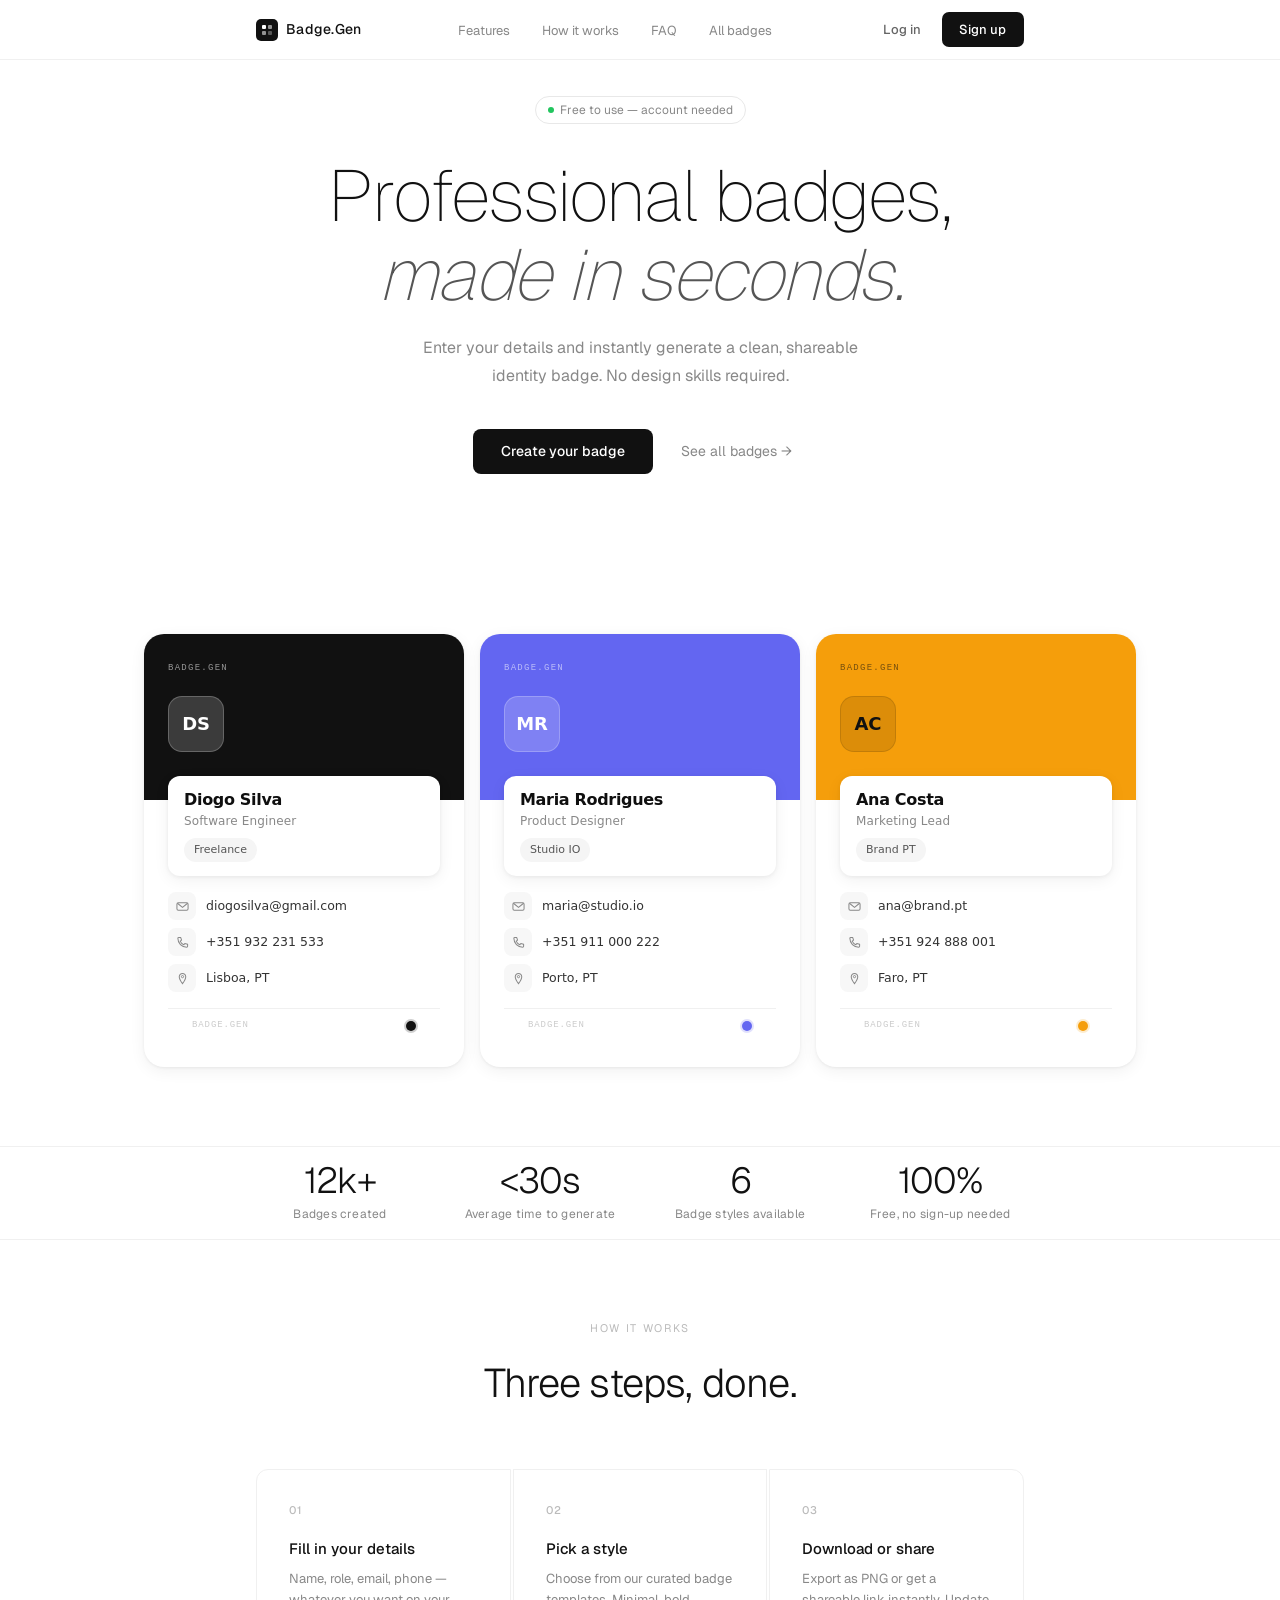
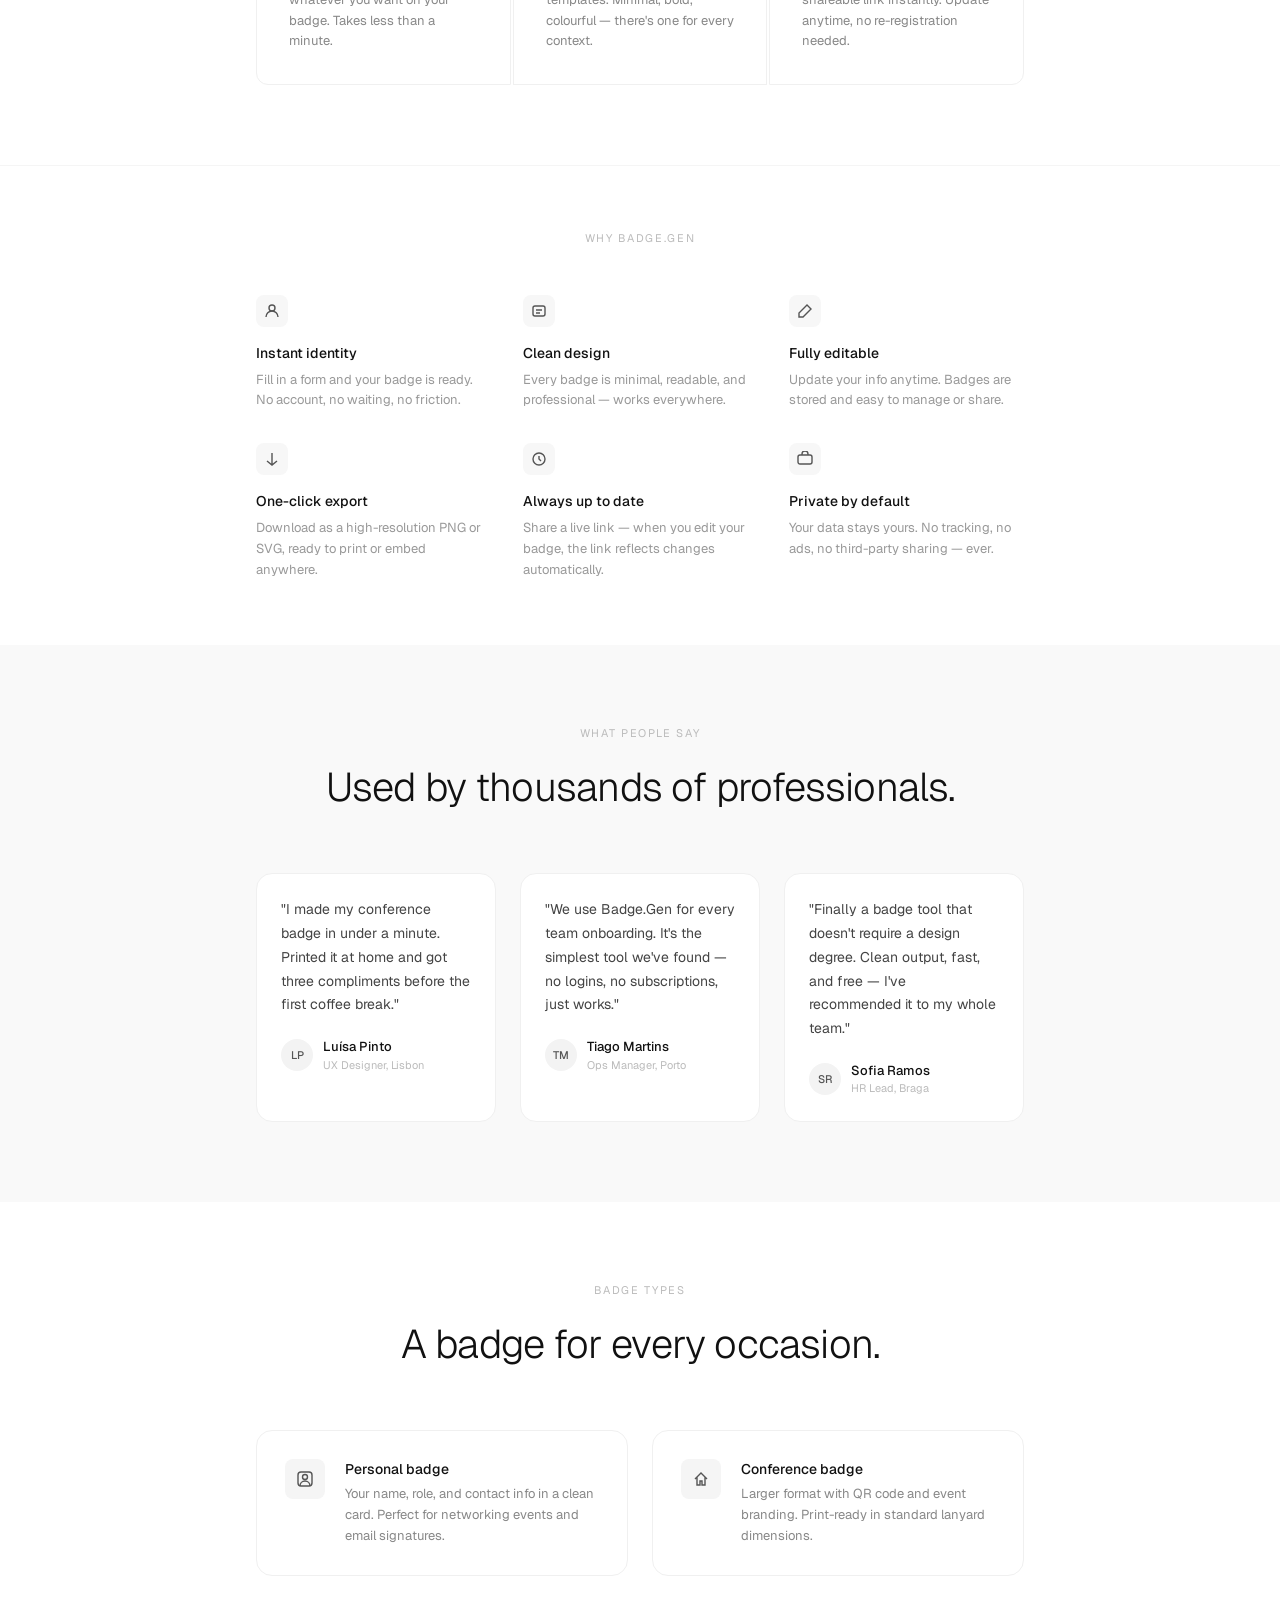
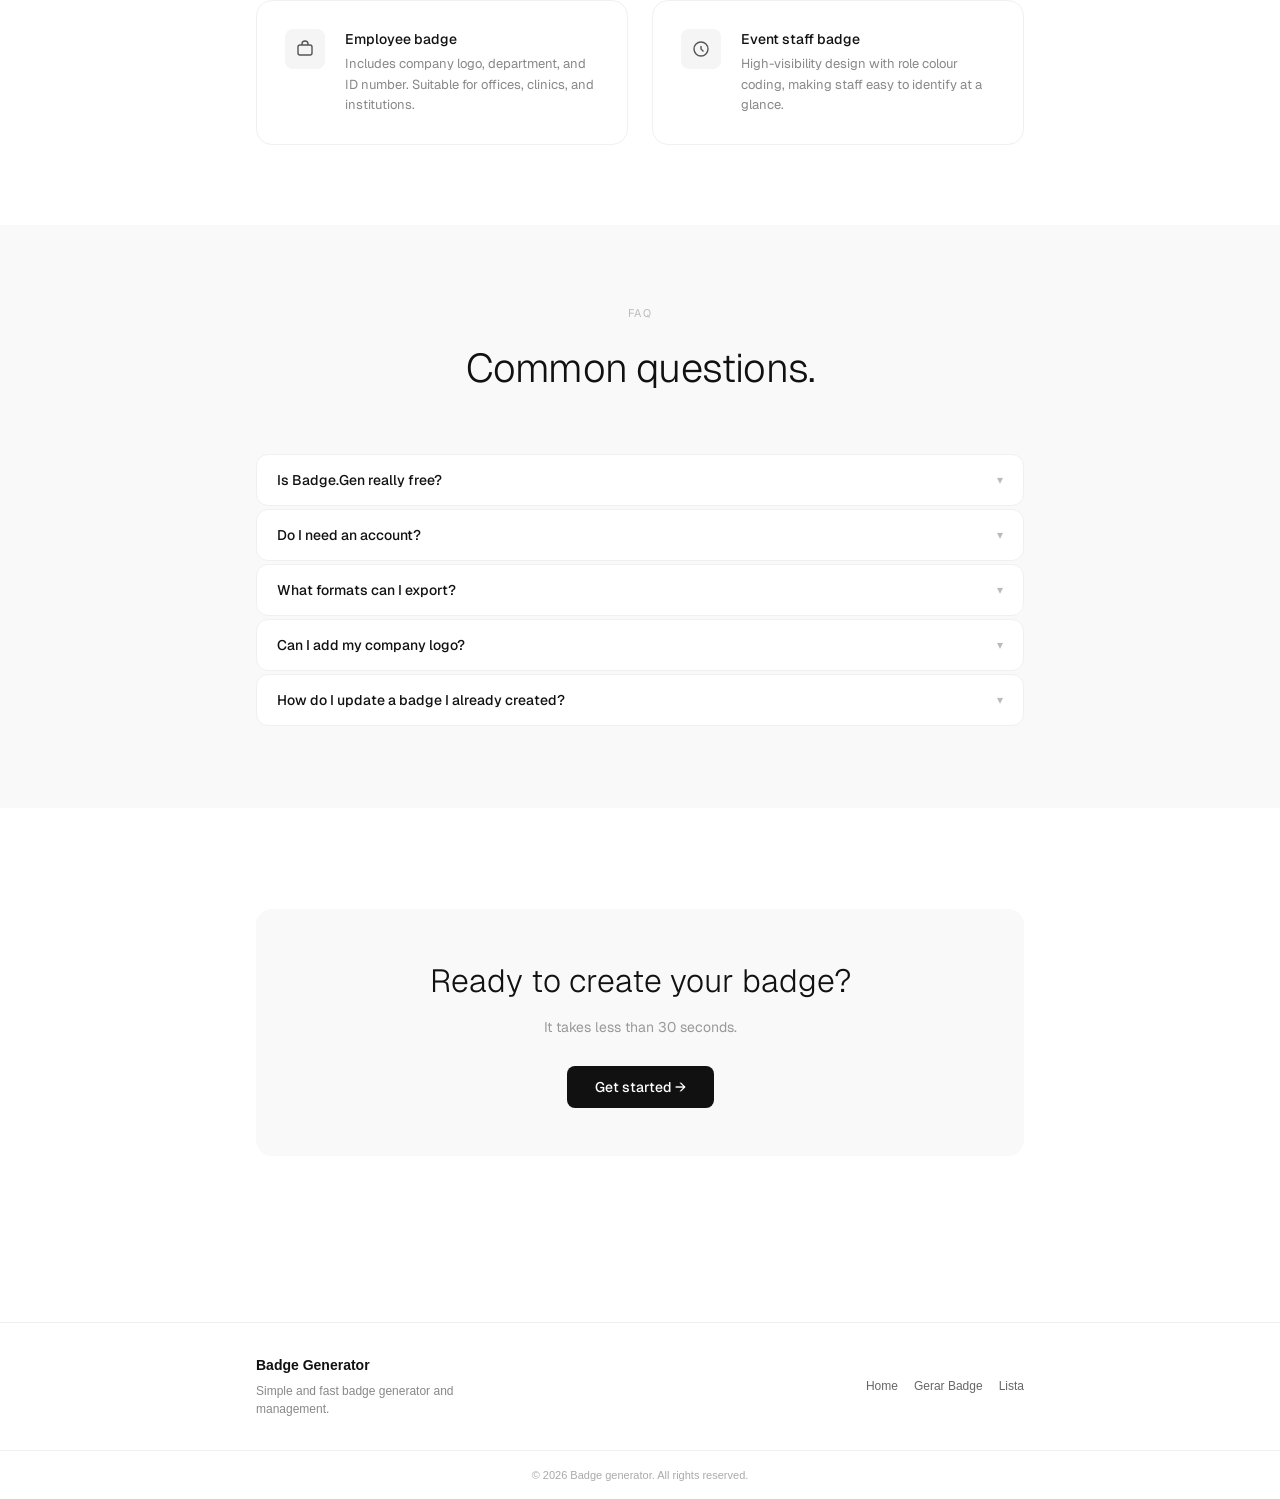
<file: index.html>
<!doctype html>
<html lang="en">
  <head>
    <meta charset="UTF-8" />
    <meta name="viewport" content="width=device-width, initial-scale=1.0" />
    <meta name="theme-color" content="#111111" />
    <title>Badge.Gen — Professional badges in seconds</title>
    <link rel="manifest" href="/manifest.json" />
    <link rel="stylesheet" href="styles/layout.css" />
    <link rel="stylesheet" href="styles/index.css" />
  </head>
  <script type="module" src="scripts/layout.js"></script>

  <body>
    <div class="lp">

      <badge-header
      ></badge-header>


<section class="hero">
  <div class="pill">
    <span class="pill-dot"></span>
    Free to use — account needed
  </div>

  <h1 class="hero-title">
    Professional badges,<br /><em>made in seconds.</em>
  </h1>

  <p class="hero-sub">
    Enter your details and instantly generate a clean, shareable identity badge.
    No design skills required.
  </p>

  <div class="hero-actions">
    <a href="pages/generate-badges.html" class="btn-cta-lg">
      Create your badge
    </a>

    <a href="pages/all-badges.html" class="btn-ghost">
      See all badges →
    </a>
  </div>
</section>


<section class="preview-section">
  <div class="badge-strip" id="badge-strip"></div>
</section>


      <section class="stats-section">
        <div class="stats-grid">
          <div>
            <div class="stat-number">12k+</div>
            <div class="stat-label">Badges created</div>
          </div>
          <div>
            <div class="stat-number">&lt;30s</div>
            <div class="stat-label">Average time to generate</div>
          </div>
          <div>
            <div class="stat-number">6</div>
            <div class="stat-label">Badge styles available</div>
          </div>
          <div>
            <div class="stat-number">100%</div>
            <div class="stat-label">Free, no sign-up needed</div>
          </div>
        </div>
      </section>


      <!-- ── How it works ── -->
      <section id="how-it-works" class="how-section">
        <p class="section-eyebrow">How it works</p>
        <h2 class="section-title">Three steps, done.</h2>

        <div class="steps-grid">
          <div class="step-item">
            <div class="step-num">01</div>
            <div class="step-title">Fill in your details</div>
            <div class="step-desc">
              Name, role, email, phone — whatever you want on your badge. Takes
              less than a minute.
            </div>
          </div>
          <div class="step-item">
            <div class="step-num">02</div>
            <div class="step-title">Pick a style</div>
            <div class="step-desc">
              Choose from our curated badge templates. Minimal, bold, colourful
              — there's one for every context.
            </div>
          </div>
          <div class="step-item">
            <div class="step-num">03</div>
            <div class="step-title">Download or share</div>
            <div class="step-desc">
              Export as PNG or get a shareable link instantly. Update anytime,
              no re-registration needed.
            </div>
          </div>
        </div>
      </section>


      <!-- ── Features ── -->
      <section id="features" class="features">
        <p class="features-label">Why Badge.Gen</p>
        <div class="features-grid">
          <div class="feat-item">
            <div class="feat-icon">
              <svg viewBox="0 0 16 16" fill="none" stroke="currentColor" stroke-width="1.4">
                <circle cx="8" cy="5" r="3" />
                <path d="M2 14c0-3.3 2.7-6 6-6s6 2.7 6 6" />
              </svg>
            </div>
            <div class="feat-title">Instant identity</div>
            <div class="feat-desc">
              Fill in a form and your badge is ready. No account, no waiting, no
              friction.
            </div>
          </div>
          <div class="feat-item">
            <div class="feat-icon">
              <svg viewBox="0 0 16 16" fill="none" stroke="currentColor" stroke-width="1.4">
                <rect x="2" y="3" width="12" height="10" rx="2" />
                <path d="M5 7h6M5 10h4" />
              </svg>
            </div>
            <div class="feat-title">Clean design</div>
            <div class="feat-desc">
              Every badge is minimal, readable, and professional — works
              everywhere.
            </div>
          </div>
          <div class="feat-item">
            <div class="feat-icon">
              <svg viewBox="0 0 16 16" fill="none" stroke="currentColor" stroke-width="1.4">
                <path d="M10 2l4 4-8 8H2v-4L10 2z" />
              </svg>
            </div>
            <div class="feat-title">Fully editable</div>
            <div class="feat-desc">
              Update your info anytime. Badges are stored and easy to manage or
              share.
            </div>
          </div>
          <div class="feat-item">
            <div class="feat-icon">
              <svg viewBox="0 0 16 16" fill="none" stroke="currentColor" stroke-width="1.4">
                <path d="M13 10l-5 4-5-4M8 14V2" />
              </svg>
            </div>
            <div class="feat-title">One-click export</div>
            <div class="feat-desc">
              Download as a high-resolution PNG or SVG, ready to print or embed
              anywhere.
            </div>
          </div>
          <div class="feat-item">
            <div class="feat-icon">
              <svg viewBox="0 0 16 16" fill="none" stroke="currentColor" stroke-width="1.4">
                <path d="M2 8a6 6 0 1 0 12 0A6 6 0 0 0 2 8z" />
                <path d="M8 5v3l2 2" />
              </svg>
            </div>
            <div class="feat-title">Always up to date</div>
            <div class="feat-desc">
              Share a live link — when you edit your badge, the link reflects
              changes automatically.
            </div>
          </div>
          <div class="feat-item">
            <div class="feat-icon">
              <svg viewBox="0 0 16 16" fill="none" stroke="currentColor" stroke-width="1.4">
                <rect x="1" y="4" width="14" height="9" rx="2" />
                <path d="M5 4V3a3 3 0 0 1 6 0v1" />
              </svg>
            </div>
            <div class="feat-title">Private by default</div>
            <div class="feat-desc">
              Your data stays yours. No tracking, no ads, no third-party sharing
              — ever.
            </div>
          </div>
        </div>
      </section>


      <!-- ── Badge types ── -->



      <!-- ── Testimonials ── -->
      <section class="testimonials-section">
        <div class="testimonials-inner">
          <p class="section-eyebrow">What people say</p>
          <h2 class="section-title">Used by thousands of professionals.</h2>

          <div class="testimonials-grid">
            <div class="testimonial-card">
              <p class="testimonial-quote">
                "I made my conference badge in under a minute. Printed it at home
                and got three compliments before the first coffee break."
              </p>
              <div class="testimonial-author">
                <div class="t-avatar">LP</div>
                <div>
                  <div class="t-name">Luísa Pinto</div>
                  <div class="t-role">UX Designer, Lisbon</div>
                </div>
              </div>
            </div>
            <div class="testimonial-card">
              <p class="testimonial-quote">
                "We use Badge.Gen for every team onboarding. It's the simplest
                tool we've found — no logins, no subscriptions, just works."
              </p>
              <div class="testimonial-author">
                <div class="t-avatar">TM</div>
                <div>
                  <div class="t-name">Tiago Martins</div>
                  <div class="t-role">Ops Manager, Porto</div>
                </div>
              </div>
            </div>
            <div class="testimonial-card">
              <p class="testimonial-quote">
                "Finally a badge tool that doesn't require a design degree. Clean
                output, fast, and free — I've recommended it to my whole team."
              </p>
              <div class="testimonial-author">
                <div class="t-avatar">SR</div>
                <div>
                  <div class="t-name">Sofia Ramos</div>
                  <div class="t-role">HR Lead, Braga</div>
                </div>
              </div>
            </div>
          </div>
        </div>
      </section>

      <section class="types-section">
        <p class="section-eyebrow">Badge types</p>
        <h2 class="section-title">A badge for every occasion.</h2>

        <div class="types-grid">
          <div class="type-card">
            <div class="type-icon">
              <svg viewBox="0 0 18 18" fill="none" stroke="currentColor" stroke-width="1.4">
                <rect x="2" y="2" width="14" height="14" rx="3" />
                <circle cx="9" cy="7" r="2.5" />
                <path d="M4 16c0-2.8 2.2-5 5-5s5 2.2 5 5" />
              </svg>
            </div>
            <div>
              <div class="type-title">Personal badge</div>
              <div class="type-desc">
                Your name, role, and contact info in a clean card. Perfect for
                networking events and email signatures.
              </div>
            </div>
          </div>
          <div class="type-card">
            <div class="type-icon">
              <svg viewBox="0 0 18 18" fill="none" stroke="currentColor" stroke-width="1.4">
                <path d="M3 9l6-6 6 6M5 7v8h3v-4h2v4h3V7" />
              </svg>
            </div>
            <div>
              <div class="type-title">Conference badge</div>
              <div class="type-desc">
                Larger format with QR code and event branding. Print-ready in
                standard lanyard dimensions.
              </div>
            </div>
          </div>
          <div class="type-card">
            <div class="type-icon">
              <svg viewBox="0 0 18 18" fill="none" stroke="currentColor" stroke-width="1.4">
                <rect x="2" y="5" width="14" height="10" rx="2" />
                <path d="M6 5V4a3 3 0 0 1 6 0v1" />
              </svg>
            </div>
            <div>
              <div class="type-title">Employee badge</div>
              <div class="type-desc">
                Includes company logo, department, and ID number. Suitable for
                offices, clinics, and institutions.
              </div>
            </div>
          </div>
          <div class="type-card">
            <div class="type-icon">
              <svg viewBox="0 0 18 18" fill="none" stroke="currentColor" stroke-width="1.4">
                <circle cx="9" cy="9" r="7" />
                <path d="M9 6v3l2.5 2.5" />
              </svg>
            </div>
            <div>
              <div class="type-title">Event staff badge</div>
              <div class="type-desc">
                High-visibility design with role colour coding, making staff easy
                to identify at a glance.
              </div>
            </div>
          </div>
        </div>
      </section>
      <!-- ── FAQ ── -->
      <section id="faq" class="faq-section">
        <div class="faq-inner">
          <p class="section-eyebrow">FAQ</p>
          <h2 class="section-title">Common questions.</h2>

          <div class="faq-list">
            <div class="faq-item">
              <button class="faq-question">
                Is Badge.Gen really free?
                <span class="faq-arrow">▾</span>
              </button>
              <div class="faq-answer">
                Yes — completely free, no hidden tiers, no credit card. You can
                create, edit, and download as many badges as you like.
              </div>
            </div>
            <div class="faq-item">
              <button class="faq-question">
                Do I need an account?
                <span class="faq-arrow">▾</span>
              </button>
              <div class="faq-answer">
                No account required to generate a badge. If you want to save and
                edit your badge later via a persistent link, you can optionally
                sign up with your email.
              </div>
            </div>
            <div class="faq-item">
              <button class="faq-question">
                What formats can I export?
                <span class="faq-arrow">▾</span>
              </button>
              <div class="faq-answer">
                PNG (high-resolution, transparent background), SVG (vector,
                infinitely scalable), and PDF (print-ready, A4 and credit-card
                sizes).
              </div>
            </div>
            <div class="faq-item">
              <button class="faq-question">
                Can I add my company logo?
                <span class="faq-arrow">▾</span>
              </button>
              <div class="faq-answer">
                Yes. On the Employee and Conference badge templates you can upload
                a logo (PNG or SVG) and it will be positioned automatically.
              </div>
            </div>
            <div class="faq-item">
              <button class="faq-question">
                How do I update a badge I already created?
                <span class="faq-arrow">▾</span>
              </button>
              <div class="faq-answer">
                If you saved a link when you created the badge, open it and click
                Edit. Any changes are reflected in the shared link immediately.
              </div>
            </div>
          </div>
        </div>
      </section>

      <!-- ── Final CTA ── -->
      <section class="cta-section">
        <div>        <h2>Ready to create your badge?</h2>
        <p>It takes less than 30 seconds.</p>
        <button class="btn-cta-lg">Get started →</button></div>

      </section>

      <!-- ── Footer ── -->
      <badge-footer></badge-footer>

    </div>

    <script>
      if ('serviceWorker' in navigator) {
        navigator.serviceWorker.register('/sw.js');
      }
    </script>
    <script>
      /* FAQ accordion */
      document.querySelectorAll('.faq-question').forEach(btn => {
        btn.addEventListener('click', () => {
          const item = btn.closest('.faq-item');
          const isOpen = item.classList.contains('open');
          document.querySelectorAll('.faq-item').forEach(i => i.classList.remove('open'));
          if (!isOpen) item.classList.add('open');
        });
      });
    </script>
  </body>
</html>
</file>
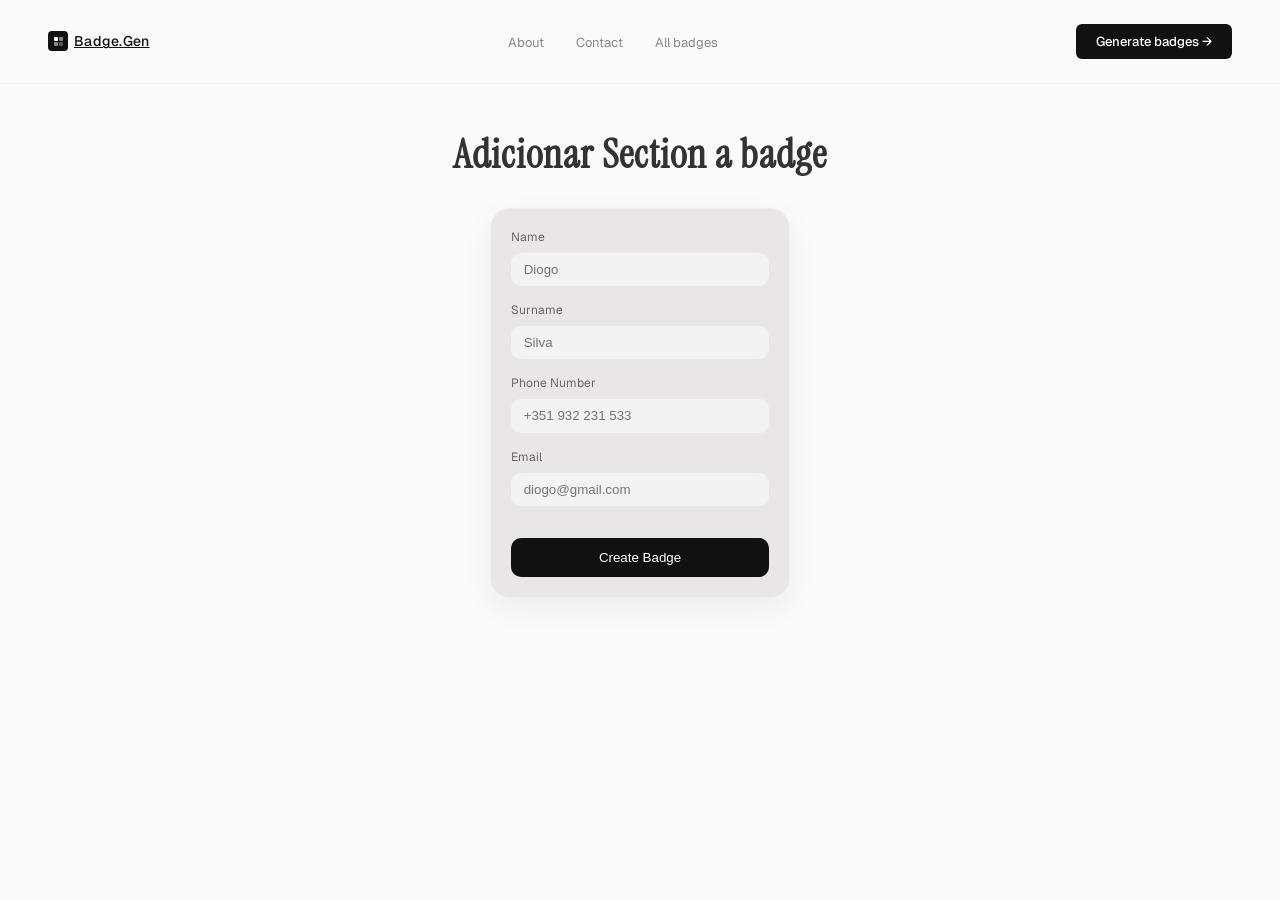
<file: generate-badges.html>
<!doctype html>
<html lang="en">
  <head>
    <meta charset="UTF-8" />
    <meta name="viewport" content="width=device-width, initial-scale=1.0" />
    <title>Generate Badge</title>

    <link rel="stylesheet" href="styles.css" />

    <!-- fonts -->
    <link href="https://fonts.googleapis.com/css2?family=Instrument+Serif:ital@0;1&family=Geist:wght@300;400;500&display=swap" rel="stylesheet">
  </head>

  <body>

    <nav>
      <a class="logo" href="/">
        <div class="logo-mark">
          <svg viewBox="0 0 11 11" fill="none">
            <rect x="1" y="1" width="4" height="4" rx="1" fill="white"/>
            <rect x="6" y="1" width="4" height="4" rx="1" fill="white" opacity="0.5"/>
            <rect x="1" y="6" width="4" height="4" rx="1" fill="white" opacity="0.5"/>
            <rect x="6" y="6" width="4" height="4" rx="1" fill="white" opacity="0.3"/>
          </svg>
        </div>
        Badge.Gen
      </a>

      <ul class="nav-links">
        <li><a href="#">About</a></li>
        <li><a href="#">Contact</a></li>
        <li><a href="#">All badges</a></li>
      </ul>

      <button class="btn-cta" onclick="window.location.href='generate-badges.html'">
        Generate badges →
      </button>
    </nav>

    <div class="page">
      <h1>Adicionar Section a badge</h1>

      <form id="create-badge">
        <div class="input-group">
          <label>Name</label>
          <input id="name" class="input" type="text" placeholder="Diogo" />
        </div>

        <div class="input-group">
          <label>Surname</label>
          <input id="surname" class="input" type="text" placeholder="Silva" />
        </div>

        <div class="input-group">
          <label>Phone Number</label>
          <input id="phone" class="input" type="text" placeholder="+351 932 231 533" />
        </div>

        <div class="input-group">
          <label>Email</label>
          <input id="email" class="input" type="text" placeholder="diogo@gmail.com" />
        </div>

        <button type="submit" class="cssbuttons-io-button">
          Create Badge
        </button>
      </form>
    </div>

    <script src="generate-badges.js"></script>
  </body>
</html>
</file>
<file: styles/layout.css>
@import url('https://fonts.googleapis.com/css2?family=Instrument+Serif:ital@0;1&family=Geist:wght@300;400;500&display=swap');

*, *::before, *::after {
  box-sizing: border-box;
  margin: 0;
  padding: 0;
  scroll-behavior: smooth;
}

:root {
  --font-sans: 'Geist', sans-serif;
  --font-serif: 'Instrument Serif', serif;

  --color-bg: #fafafa;
  --color-surface: #fff;
  --color-border: #f0f0f0;
  --color-border-md: #e0e0e0;

  --color-ink: #111;
  --color-ink-muted: #888;
  --color-ink-faint: #bbb;

  --color-accent: #111;
  --color-accent-fg: #fff;

  --radius-sm: 6px;
  --radius-md: 8px;
  --radius-lg: 12px;
  --radius-xl: 16px;
  --radius-pill: 99px;

  --padding-lateral: clamp(1.25rem, 20vw, 20vw);

  --transition-fast: 0.15s ease;
}

html {
  font-size: 16px;
  -webkit-font-smoothing: antialiased;
  -moz-osx-font-smoothing: grayscale;
}

body {
  font-family: var(--font-sans);
  background: var(--color-bg);
  color: var(--color-ink);
  line-height: 1.5;
}

a {
  color: inherit;
  text-decoration: none;
}

img, svg {
  display: block;
  max-width: 100%;
}

button {
  font-family: var(--font-sans);
  cursor: pointer;
  border: none;
  background: none;
}

ul, ol {
  list-style: none;
}

/* ── Shared button primitives ── */

.btn-cta {
  font-size: 13px;
  font-weight: 500;
  background: var(--color-accent);
  color: var(--color-accent-fg);
  padding: 0.55rem 1.25rem;
  border-radius: var(--radius-sm);
  transition: opacity var(--transition-fast);
}
.btn-cta:hover { opacity: 0.8; }

.btn-cta-lg {
  font-size: 14px;
  font-weight: 500;
  background: var(--color-accent);
  color: var(--color-accent-fg);
  padding: 0.75rem 1.75rem;
  border-radius: var(--radius-md);
  transition: opacity var(--transition-fast);
}
.btn-cta-lg:hover { opacity: 0.8; }

.btn-outline {
  font-size: 13px;
  font-weight: 500;
  background: var(--color-surface);
  color: var(--color-ink);
  border: 1px solid var(--color-border-md);
  padding: 0.55rem 1.25rem;
  border-radius: var(--radius-sm);
  transition: border-color var(--transition-fast);
}
.btn-outline:hover { border-color: #bbb; }

.btn-ghost {
  font-size: 14px;
  color: var(--color-ink-muted);
  padding: 0.75rem 1rem;
  transition: color var(--transition-fast);
}
.btn-ghost:hover { color: var(--color-ink); }

/* ── Form inputs ── */

.input {
  border: 2px solid transparent;
  width: 100%;
  height: 2.5em;
  padding-left: 0.8em;
  outline: none;
  background-color: #f3f3f3;
  border-radius: var(--radius-md);
  font-family: var(--font-sans);
  font-size: 14px;
  transition: all 0.5s;
}
.input:hover,
.input:focus {
  border: 2px solid #4a9dec;
  box-shadow: 0 0 0 7px rgb(74 157 236 / 20%);
  background-color: white;
}

.input-group {
  display: flex;
  flex-direction: column;
  gap: 0.5em;
}
.input-group label {
  font-size: 12px;
  color: #666;
}


.swal-toast-custom {
  font-family: 'Geist', system-ui, sans-serif !important;
  font-size: 13px !important;
  border-radius: 10px !important;
  box-shadow: 0 4px 20px rgba(0,0,0,.08) !important;
}

.swal-cancel-custom {
  color: #111 !important;
}

@media (max-width: 768px) {
  :root { --padding-lateral: 1.25rem; }
}
</file>
<file: styles/index.css>
/* ================================================================
   layout.css — Landing page styles only
   Depends on: global.css (imported by the page or a shared bundle)
   ================================================================ */

/* ── Page wrapper ── */

.lp {
  background: var(--color-surface);
  color: var(--color-ink);
}

/* ── Nav ── */

nav {
  display: flex;
  align-items: center;
  justify-content: space-between;
  padding: 1.5rem 3rem;
  border-bottom: 1px solid var(--color-border);
}

.logo {
  font-size: 14px;
  font-weight: 500;
  letter-spacing: 0.02em;
  color: var(--color-ink);
  display: flex;
  align-items: center;
  gap: 6px;
}

.logo-mark {
  width: 20px;
  height: 20px;
  background: var(--color-ink);
  border-radius: 4px;
  display: inline-flex;
  align-items: center;
  justify-content: center;
}
.logo-mark svg { width: 11px; height: 11px; }

.nav-links {
  display: flex;
  align-items: center;
  gap: 2rem;
}
.nav-links a {
  font-size: 13px;
  color: var(--color-ink-muted);
  transition: color var(--transition-fast);
}
.nav-links a:hover { color: var(--color-ink); }

/* ── Hero ── */

.hero {
  padding: 6rem 3rem 5rem;
  max-width: 960px;
  margin: 0 auto;
  text-align: center;
}

.pill {
  display: inline-flex;
  align-items: center;
  gap: 6px;
  border: 1px solid #e8e8e8;
  border-radius: var(--radius-pill);
  padding: 4px 12px;
  font-size: 12px;
  color: var(--color-ink-muted);
  margin-bottom: 2rem;
}
.pill-dot {
  width: 6px;
  height: 6px;
  border-radius: 50%;
  background: #22c55e;
  flex-shrink: 0;
}

.hero-title {
  font-size: clamp(3rem, 6vw, 4.5rem);
  font-weight: 100;
  line-height: 1.1;
  letter-spacing: -0.02em;
  color: var(--color-ink);
  margin-bottom: 1.25rem;
}
.hero-title em {
  font-style: italic;
  color: #555;
}

.hero-sub {
  font-size: 16px;
  color: var(--color-ink-muted);
  line-height: 1.7;
  max-width: 480px;
  margin: 0 auto 2.5rem;
}

.hero-actions {
  display: flex;
  align-items: center;
  justify-content: center;
  gap: 12px;
}

/* layout.css — badge-strip */
.preview-section{
    display: flex;
    justify-content: space-between  ;
    padding: 5rem var(--padding-lateral);
    margin: 0 auto;
}


.badge-strip {
  display: flex;
  gap: 16px;
  justify-content: center;
  width: 100%;
}

.badge-strip badge-item {
  width: 320px;
  flex-shrink: 0;
}

@media (max-width: 640px) {
  .badge-strip badge-item { width: 250px; }
}



.stats-section {
  border-top: 1px solid var(--color-border);
  border-bottom: 1px solid var(--color-border);
  padding: 1rem var(--padding-lateral);
}

.stats-grid {
  display: grid;
  grid-template-columns: repeat(4, minmax(0, 1fr));
  margin: 0 auto;
  gap: 2rem;
  width: 100%;
  text-align: center;
}

.stat-number {
  font-size: 2.25rem;
  font-weight: 300;
  color: var(--color-ink);
  letter-spacing: -0.03em;
  line-height: 1;
  margin-bottom: 6px;
}
.stat-label {
  font-size: 12px;
  color: var(--color-ink-muted);
  letter-spacing: 0.02em;
}


.how-section {
  padding: 5rem var(--padding-lateral);
  margin: 0 auto;
}

.section-eyebrow {
  font-size: 11px;
  letter-spacing: 0.15em;
  text-transform: uppercase;
  color: var(--color-ink-faint);
  margin-bottom: 1rem;
  text-align: center;
}
.section-title {
  font-size: clamp(1.75rem, 4vw, 2.5rem);
  font-weight: 300;
  letter-spacing: -0.02em;
  color: var(--color-ink);
  text-align: center;
  margin-bottom: 3.5rem;
}

.steps-grid {
  display: grid;
  grid-template-columns: repeat(3, minmax(0, 1fr));
  gap: 2px;
}

.step-item {
  padding: 2rem;
  border: 1px solid var(--color-border);
  position: relative;
}
.step-item:first-child { border-radius: var(--radius-lg) 0 0 var(--radius-lg); }
.step-item:last-child  { border-radius: 0 var(--radius-lg) var(--radius-lg) 0; }

.step-num {
  font-size: 11px;
  font-weight: 500;
  color: var(--color-ink-faint);
  letter-spacing: 0.1em;
  margin-bottom: 1.25rem;
}
.step-title {
  font-size: 15px;
  font-weight: 500;
  color: var(--color-ink);
  margin-bottom: 8px;
}
.step-desc {
  font-size: 13px;
  color: var(--color-ink-muted);
  line-height: 1.6;
}


.features {
  padding: 4rem var(--padding-lateral);
  margin: 0 auto;
  border-top: 1px solid #f5f5f5;
}

.features-label {
  font-size: 11px;
  letter-spacing: 0.15em;
  text-transform: uppercase;
  color: var(--color-ink-faint);
  margin-bottom: 3rem;
  text-align: center;
}

.features-grid {
  display: grid;
  grid-template-columns: repeat(3, minmax(0, 1fr));
  gap: 2rem;
}

.feat-icon {
  width: 32px;
  height: 32px;
  background: #f7f7f7;
  border-radius: var(--radius-md);
  display: flex;
  align-items: center;
  justify-content: center;
  margin-bottom: 1rem;
}
.feat-icon svg { width: 16px; height: 16px; color: #555; }

.feat-title {
  font-size: 14px;
  font-weight: 500;
  color: var(--color-ink);
  margin-bottom: 6px;
}
.feat-desc {
  font-size: 13px;
  color: #999;
  line-height: 1.6;
}

/* ── Testimonials ── */

.testimonials-section {
  background: #f9f9f9;
  padding: 5rem var(--padding-lateral);
}

.testimonials-inner {
  margin: 0 auto;
}

.testimonials-grid {
  display: grid;
  grid-template-columns: repeat(3, minmax(0, 1fr));
  gap: 1.5rem;
  margin-top: 3.5rem;
}

.testimonial-card {
  background: var(--color-surface);
  border: 1px solid var(--color-border);
  border-radius: var(--radius-xl);
  padding: 1.5rem;
}
.testimonial-quote {
  font-size: 14px;
  color: #444;
  line-height: 1.7;
  margin-bottom: 1.25rem;
}
.testimonial-author {
  display: flex;
  align-items: center;
  gap: 10px;
}
.t-avatar {
  width: 32px;
  height: 32px;
  border-radius: 50%;
  background: #f3f3f3;
  display: flex;
  align-items: center;
  justify-content: center;
  font-size: 11px;
  font-weight: 500;
  color: #555;
  flex-shrink: 0;
}
.t-name {
  font-size: 13px;
  font-weight: 500;
  color: var(--color-ink);
}
.t-role {
  font-size: 11px;
  color: var(--color-ink-faint);
}

/* ── Badge types showcase ── */

.types-section {
  padding: 5rem var(--padding-lateral);
  margin: 0 auto;
}

.types-grid {
  display: grid;
  grid-template-columns: repeat(2, minmax(0, 1fr));
  gap: 1.5rem;
  margin-top: 3rem;
}

.type-card {
  border: 1px solid var(--color-border);
  border-radius: var(--radius-xl);
  padding: 1.75rem;
  display: flex;
  gap: 1.25rem;
  align-items: flex-start;
  transition: border-color 0.2s;
}
.type-card:hover { border-color: #ccc; }

.type-icon {
  width: 40px;
  height: 40px;
  border-radius: var(--radius-md);
  background: #f5f5f5;
  display: flex;
  align-items: center;
  justify-content: center;
  flex-shrink: 0;
}
.type-icon svg { width: 18px; height: 18px; color: #555; }

.type-title {
  font-size: 14px;
  font-weight: 500;
  color: var(--color-ink);
  margin-bottom: 4px;
}
.type-desc {
  font-size: 13px;
  color: var(--color-ink-muted);
  line-height: 1.6;
}

/* ── FAQ ── */

.faq-section {
  padding: 5rem var( --padding-lateral);
  background: #f9f9f9;
}

.faq-inner {
  margin: 0 auto;
}

.faq-list {
  margin-top: 3rem;
  display: flex;
  flex-direction: column;
  gap: 1px;
  width: 100%;
}

.faq-item {
  background: var(--color-surface);
  border: 1px solid var(--color-border);
  border-radius: var(--radius-lg);
  overflow: hidden;
  margin-bottom: 2px;
}
.faq-question {
  width: 100%;
  text-align: left;
  padding: 1rem 1.25rem;
  font-size: 14px;
  font-weight: 500;
  color: var(--color-ink);
  display: flex;
  justify-content: space-between;
  align-items: center;
  gap: 1rem;
  cursor: pointer;
  background: none;
  border: none;
  font-family: var(--font-sans);
  transition: color var(--transition-fast);
}
.faq-question:hover { color: #444; }

.faq-arrow {
  font-size: 12px;
  color: var(--color-ink-faint);
  transition: transform 0.2s;
  flex-shrink: 0;
}
.faq-item.open .faq-arrow { transform: rotate(180deg); }

.faq-answer {
  display: none;
  padding: 0 1.25rem 1rem;
  font-size: 13px;
  color: var(--color-ink-muted);
  line-height: 1.7;
}
.faq-item.open .faq-answer { display: block; }

/* ── Final CTA ── */

.cta-section {
  height: 50vh;
  display: flex;
  width: 100%;
  padding:4rem var(--padding-lateral);
align-items: center;
justify-content: center;
  
  
}
.cta-section div {
  width: 100%;
  padding: 3rem 0;
  border-radius: var(--radius-xl);
  text-align: center;
  background: #f9f9f9;
}
.cta-section h2 {
  font-size: 2rem;
  font-weight: 300;
  color: var(--color-ink);
  margin-bottom: 0.75rem;
}
.cta-section p {
  font-size: 14px;
  color: #999;
  margin-bottom: 1.75rem;
}

@media (max-width: 768px) {
  .hero { padding: 3.5rem 1.25rem 2rem; }
  .hero-title { font-size: 2.25rem; }
  .hero-sub { font-size: 14px; margin-bottom: 1.75rem; }

  .hero-actions {
    flex-direction: column;
    align-items: center;
    gap: 8px;
  }

  .preview-section {
    overflow-x: auto;
    padding: 3rem 1.25rem;
    -webkit-overflow-scrolling: touch;
    scrollbar-width: none;
  }
  .preview-section::-webkit-scrollbar { display: none; }
  .badge-strip { justify-content: center; }
  .badge-strip badge-item:nth-child(n+2) { display: none; }

  .stats-grid { grid-template-columns: repeat(2, 1fr); gap: 1.5rem; }

  .steps-grid { grid-template-columns: 1fr; gap: 0; }
  .step-item { border-radius: 0 !important; }
  .step-item:first-child { border-radius: var(--radius-lg) var(--radius-lg) 0 0 !important; }
  .step-item:last-child  { border-radius: 0 0 var(--radius-lg) var(--radius-lg) !important; }

  .features-grid { grid-template-columns: 1fr 1fr; gap: 1rem; }

  .testimonials-grid { grid-template-columns: 1fr; }

  .types-grid { grid-template-columns: 1fr; }

  .cta-section { height: auto; padding: 2rem var(--padding-lateral); }
}
</file>
<file: styles.css>
@import url('https://fonts.googleapis.com/css2?family=Instrument+Serif:ital@0;1&family=Geist:wght@300;400;500&display=swap');

  * { box-sizing: border-box; margin: 0; padding: 0; }
body {
  font-family: 'Geist', sans-serif;
  background: #fafafa;
  color: #111;
}

/* layout */
.page {
  max-width: 1100px;
  margin: 0 auto;
  padding: 3rem 1.5rem;
}

/* título */
.page h1 {
  text-align: center;
  margin-bottom: 2rem;
  font-size: 2.5rem;
}

/* form */
#create-badge {
  margin: 0 auto;
  max-width: 420px;
  padding: 2rem;
  background: #fff;
  border: 1px solid #eee;
  border-radius: 16px;
  box-shadow: 0 10px 30px rgba(0,0,0,0.05);
}

/* inputs */
.input-group label {
  font-size: 12px;
  color: #666;
}

#create-badge {
  display: flex;
  flex-direction: column;
  gap: 1em;
}

/* botão */
.cssbuttons-io-button {
  margin-top: 1rem;
  background: #111;
  color: white;
  border: none;
  padding: 0.75rem;
  border-radius: 10px;
  cursor: pointer;
}

.cssbuttons-io-button:hover {
  opacity: 0.85;
}
  .lp {
    background: #fff;
    color: #111;
    font-family: 'Geist', sans-serif;
    font-weight: 400;
  }

  nav {
    display: flex;
    align-items: center;
    justify-content: space-between;
    padding: 1.5rem 3rem;
    border-bottom: 1px solid #f0f0f0;
  }

  .logo {
    font-family: 'Geist', sans-serif;
    font-size: 14px;
    font-weight: 500;
    letter-spacing: 0.02em;
    color: #111;
    display: flex;
    align-items: center;
    gap: 6px;
  }

  .logo-mark {
    width: 20px;
    height: 20px;
    background: #111;
    border-radius: 4px;
    display: inline-flex;
    align-items: center;
    justify-content: center;
  }

  .logo-mark svg { width: 11px; height: 11px; }

  .nav-links {
    display: flex;
    align-items: center;
    gap: 2rem;
    list-style: none;
  }

  .nav-links a {
    font-size: 13px;
    color: #888;
    text-decoration: none;
    transition: color 0.15s;
  }

  .nav-links a:hover { color: #111; }

  .btn-cta {
    font-family: 'Geist', sans-serif;
    font-size: 13px;
    font-weight: 500;
    background: #111;
    color: #fff;
    border: none;
    padding: 0.55rem 1.25rem;
    border-radius: 6px;
    cursor: pointer;
    transition: opacity 0.15s;
  }

  .btn-cta:hover { opacity: 0.8; }

  .btn-outline {
    font-family: 'Geist', sans-serif;
    font-size: 13px;
    font-weight: 500;
    background: #fff;
    color: #111;
    border: 1px solid #e0e0e0;
    padding: 0.55rem 1.25rem;
    border-radius: 6px;
    cursor: pointer;
    transition: border-color 0.15s;
  }

  .btn-outline:hover { border-color: #bbb; }

  .hero {
    padding: 6rem 3rem 5rem;
    max-width: 960px;
    margin: 0 auto;
    text-align: center;
  }

  .pill {
    display: inline-flex;
    align-items: center;
    gap: 6px;
    border: 1px solid #e8e8e8;
    border-radius: 99px;
    padding: 4px 12px;
    font-size: 12px;
    color: #666;
    margin-bottom: 2rem;
  }

  .pill-dot {
    width: 6px;
    height: 6px;
    border-radius: 50%;
    background: #22c55e;
    flex-shrink: 0;
  }

  h1 {
    font-family: 'Instrument Serif', serif;
    font-size: clamp(3rem, 6vw, 4.5rem);
    font-weight: 400;
    line-height: 1.1;
    letter-spacing: -0.02em;
    color: #111;
    margin-bottom: 1.25rem;
  }

  h1 em {
    font-style: italic;
    color: #555;
  }

  .hero-sub {
    font-size: 16px;
    color: #888;
    line-height: 1.7;
    max-width: 480px;
    margin: 0 auto 2.5rem;
  }

  .hero-actions {
    display: flex;
    align-items: center;
    justify-content: center;
    gap: 12px;
  }

  .btn-cta-lg {
    font-family: 'Geist', sans-serif;
    font-size: 14px;
    font-weight: 500;
    background: #111;
    color: #fff;
    border: none;
    padding: 0.75rem 1.75rem;
    border-radius: 8px;
    cursor: pointer;
    transition: opacity 0.15s;
  }

  .btn-cta-lg:hover { opacity: 0.8; }

  .btn-ghost {
    font-family: 'Geist', sans-serif;
    font-size: 14px;
    color: #888;
    background: none;
    border: none;
    cursor: pointer;
    padding: 0.75rem 1rem;
    transition: color 0.15s;
  }

  .btn-ghost:hover { color: #111; }

  .preview-section {
    padding: 0 3rem 5rem;
    max-width: 960px;
    margin: 0 auto;
  }

  .badge-strip {
    display: flex;
    gap: 16px;
    justify-content: center;
    flex-wrap: wrap;
  }

  .badge-card {
    width: 200px;
    border: 1px solid #f0f0f0;
    border-radius: 12px;
    padding: 1.25rem;
    background: #fff;
    position: relative;
    overflow: hidden;
    transition: border-color 0.2s;
  }

  .badge-card:hover { border-color: #ddd; }

  .badge-card::after {
    content: '';
    position: absolute;
    top: 0; left: 0; right: 0;
    height: 2px;
  }

  .badge-card.c1::after { background: #111; }
  .badge-card.c2::after { background: #6366f1; }
  .badge-card.c3::after { background: #f59e0b; }

  .b-avatar {
    width: 40px;
    height: 40px;
    border-radius: 50%;
    display: flex;
    align-items: center;
    justify-content: center;
    font-size: 13px;
    font-weight: 500;
    margin-bottom: 0.75rem;
  }

  .b-avatar.a1 { background: #f3f3f3; color: #111; }
  .b-avatar.a2 { background: #ede9fe; color: #6366f1; }
  .b-avatar.a3 { background: #fef3c7; color: #b45309; }

  .b-name {
    font-size: 14px;
    font-weight: 500;
    color: #111;
    margin-bottom: 1px;
  }

  .b-role {
    font-size: 11px;
    color: #aaa;
    margin-bottom: 0.75rem;
  }

  .b-sep { height: 1px; background: #f5f5f5; margin-bottom: 0.75rem; }

  .b-detail {
    font-size: 11px;
    color: #bbb;
    margin-bottom: 4px;
    white-space: nowrap;
    overflow: hidden;
    text-overflow: ellipsis;
  }

  .features {
    padding: 4rem 3rem;
    max-width: 960px;
    margin: 0 auto;
    border-top: 1px solid #f5f5f5;
  }

  .features-label {
    font-size: 11px;
    letter-spacing: 0.15em;
    text-transform: uppercase;
    color: #bbb;
    margin-bottom: 3rem;
    text-align: center;
  }

  .features-grid {
    display: grid;
    grid-template-columns: repeat(3, minmax(0, 1fr));
    gap: 2rem;
  }

  .feat-item { }

  .feat-icon {
    width: 32px;
    height: 32px;
    background: #f7f7f7;
    border-radius: 8px;
    display: flex;
    align-items: center;
    justify-content: center;
    margin-bottom: 1rem;
  }

  .feat-icon svg { width: 16px; height: 16px; color: #555; }

  .feat-title {
    font-size: 14px;
    font-weight: 500;
    color: #111;
    margin-bottom: 6px;
  }

  .feat-desc {
    font-size: 13px;
    color: #999;
    line-height: 1.6;
  }

  .cta-section {
    margin: 0 3rem 4rem;
    max-width: 900px;
    margin-left: auto;
    margin-right: auto;
    background: #f9f9f9;
    border-radius: 16px;
    padding: 3rem;
    text-align: center;
  }

  .cta-section h2 {
    font-family: 'Instrument Serif', serif;
    font-size: 2rem;
    font-weight: 400;
    color: #111;
    margin-bottom: 0.75rem;
  }

  .cta-section p {
    font-size: 14px;
    color: #999;
    margin-bottom: 1.75rem;
  }

  footer {
    padding: 2rem 3rem;
    border-top: 1px solid #f0f0f0;
    display: flex;
    align-items: center;
    justify-content: space-between;
  }

  .footer-logo {
    font-size: 13px;
    font-weight: 500;
    color: #111;
  }

  .footer-links {
    display: flex;
    gap: 1.5rem;
    list-style: none;
  }

  .footer-links a {
    font-size: 12px;
    color: #bbb;
    text-decoration: none;
  }

  .footer-links a:hover { color: #888; }






/* From Uiverse.io by reglobby */ 
.input {
  border: 2px solid transparent;
  width: 100%;
  height: 2.5em;
  padding-left: 0.8em;
  outline: none;
  overflow: hidden;
  background-color: #F3F3F3;
  border-radius: 10px;
  transition: all 0.5s;
}

.input:hover,
.input:focus {
  border: 2px solid #4A9DEC;
  box-shadow: 0px 0px 0px 7px rgb(74, 157, 236, 20%);
  background-color: white;
}

#create-badge {
  display: flex;
  flex-direction: column;
  gap: 1em;
  background-color: #e8e6e6;
  width: 300px;
  padding: 20px;
  border-radius: 20px;
}
.input-group {
  display: flex;
  flex-direction: column;
  gap: 0.5em; 
}

















.container {
    max-width: 1200px;
    background-color: #ffffff;
    border-radius: 12px;
    box-shadow: 0 8px 16px rgba(0, 0, 0, 0.1);
    padding: 30px;
    text-align: center;
}

h1 {
    font-size: 2.5rem;
    color: #333;
    margin-bottom: 20px;
    font-weight: 600;
    letter-spacing: 1px;
}

.badge-list {
    display: grid;
    grid-template-columns: repeat(auto-fill, minmax(250px, 1fr));
    gap: 30px;
    padding: 0 20px;
}

/* Badge item card */
.badge-item {
    background-color: #ffffff;
    border-radius: 12px;
    padding: 20px;
    box-shadow: 0 4px 12px rgba(0, 0, 0, 0.1);
    transition: transform 0.3s ease, box-shadow 0.3s ease;
    display: flex;
    flex-direction: column;
    align-items: center;
    justify-content: center;
    text-align: center;
}

/* Hover effect for badge cards */
.badge-item:hover {
    transform: translateY(-10px);
    box-shadow: 0 8px 24px rgba(0, 0, 0, 0.2);
}

/* Badge image */
.badge-item img {
    width: 80px;
    height: 80px;
    object-fit: contain;
    margin-bottom: 15px;
    transition: transform 0.3s ease;
}

/* Image hover effect */
.badge-item:hover img {
    transform: scale(1.1);
}

/* Badge title */
.badge-item h3 {
    font-size: 1.25rem;
    color: #333;
    margin-bottom: 10px;
    font-weight: 500;
}

/* Badge description */
.badge-item p {
    font-size: 0.875rem;
    color: #666;
    line-height: 1.5;
    max-width: 250px;
    margin: 0 auto;
}
</file>
